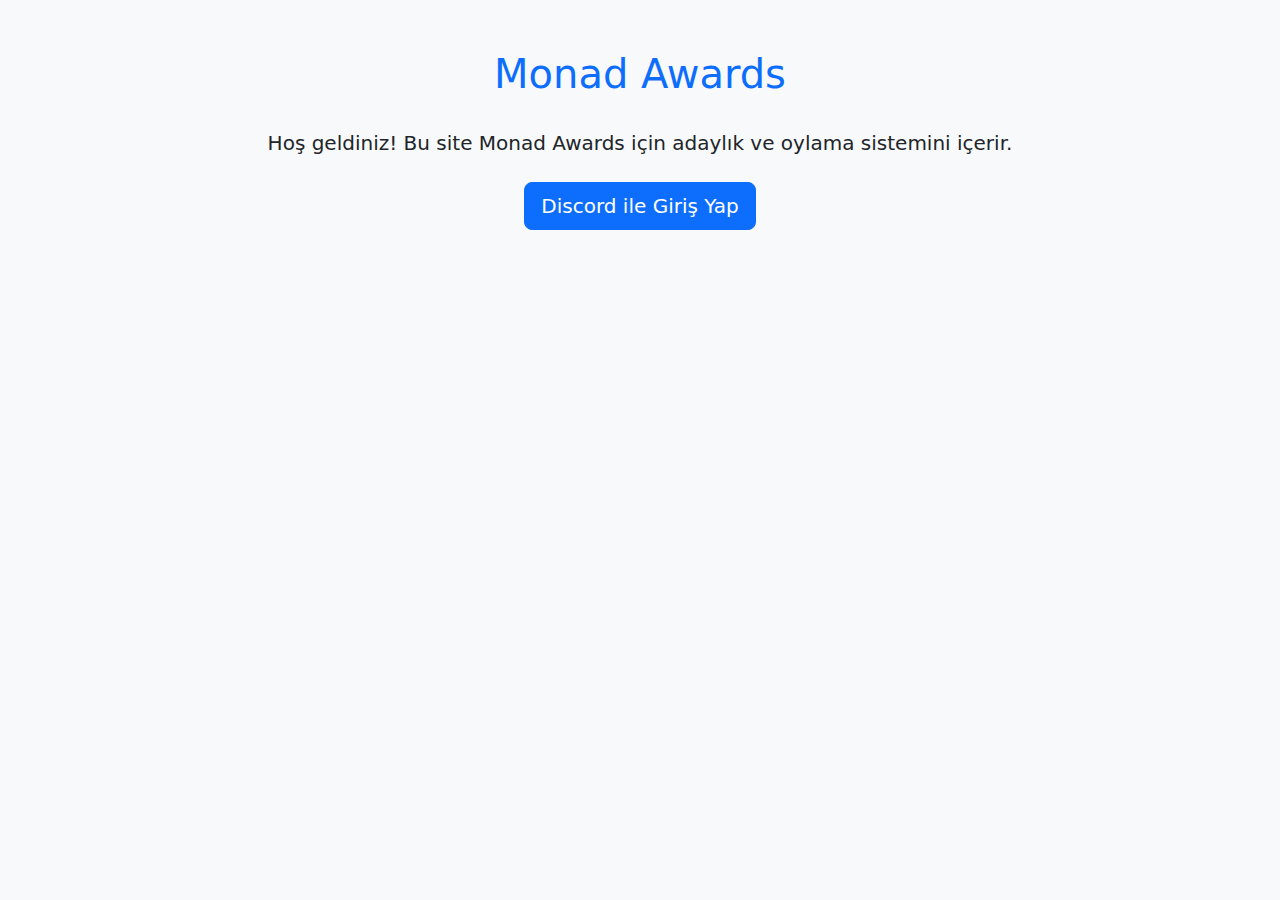
<file: templates/index.html>
<!DOCTYPE html>
<html lang="tr">
<head>
    <meta charset="UTF-8">
    <meta name="viewport" content="width=device-width, initial-scale=1.0">
    <title>Monad Awards</title>
    <link href="https://cdn.jsdelivr.net/npm/bootstrap@5.3.0/dist/css/bootstrap.min.css" rel="stylesheet">
    <style>
        body {
            background-color: #f8f9fa;
        }
        .container {
            max-width: 800px;
            margin: 50px auto;
            text-align: center;
        }
        h1 {
            color: #0d6efd;
            margin-bottom: 30px;
        }
    </style>
</head>
<body>
    <div class="container">
        <h1>Monad Awards</h1>
        <p class="lead">Hoş geldiniz! Bu site Monad Awards için adaylık ve oylama sistemini içerir.</p>
        <div class="mt-4">
            <a href="/discord/login" class="btn btn-primary btn-lg">Discord ile Giriş Yap</a>
        </div>
    </div>
    <script src="https://cdn.jsdelivr.net/npm/bootstrap@5.3.0/dist/js/bootstrap.bundle.min.js"></script>
</body>
</html>
</file>
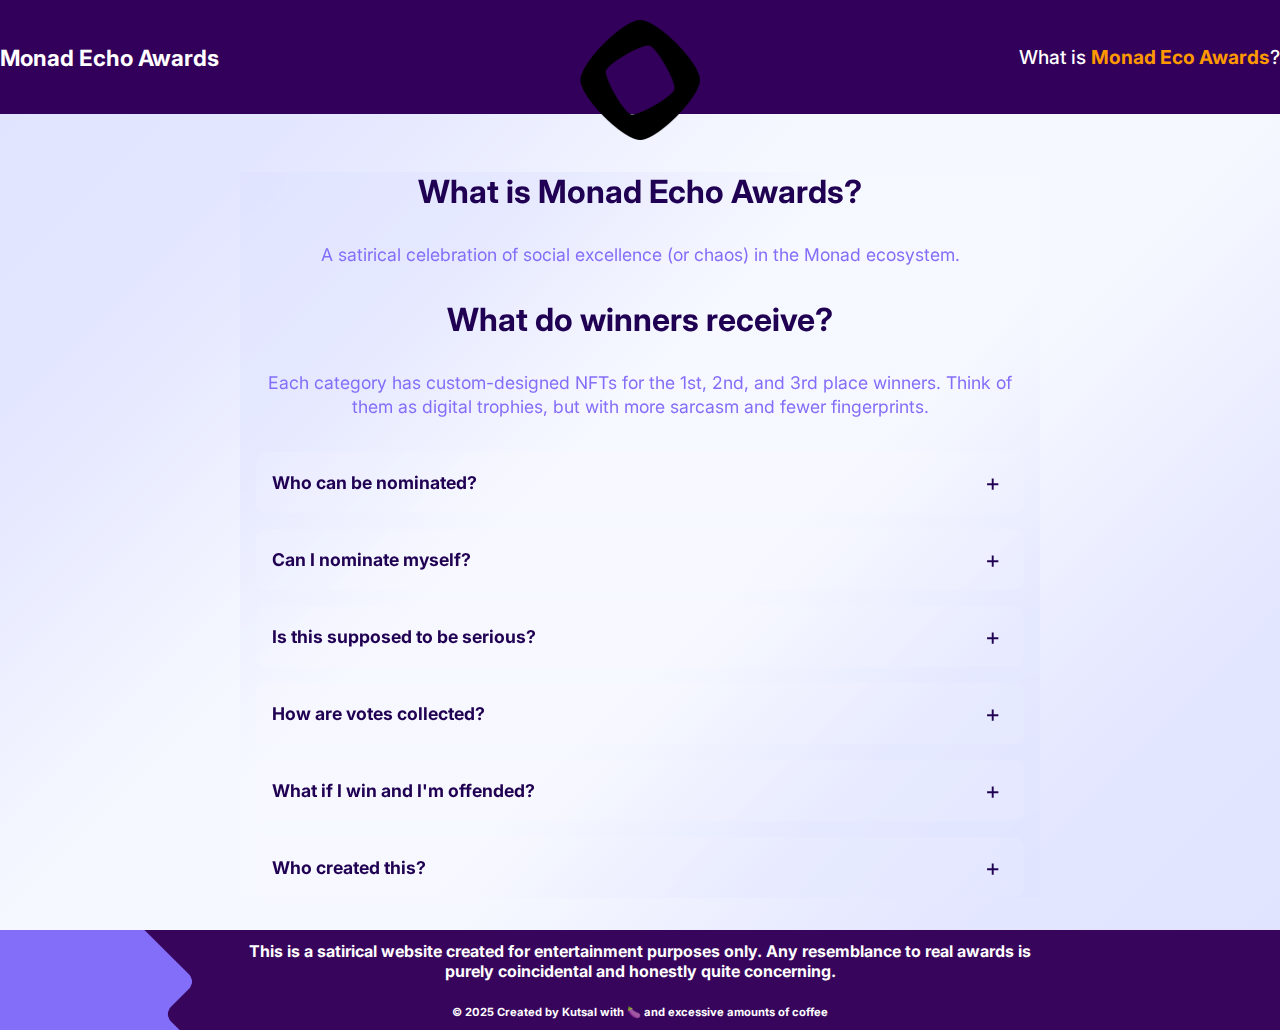
<file: faq.html>
<!DOCTYPE html>
<html lang="en">
<head>
    <meta charset="UTF-8">
    <meta name="viewport" content="width=device-width, initial-scale=1.0">
    <title>FAQ - Monad Echo Awards</title>
    <link rel="stylesheet" href="styles.css">
</head>
<body>
    <header>
        <nav>
            <div class="site-title">Monad Echo Awards</div>
            <div class="logo">
                <a href="index.html">
                    <img src="logo.png" alt="Monad Echo Awards Logo">
                </a>
            </div>
            <div class="nav-links">
                <a href="faq.html">What is <span class="highlight">Monad Eco Awards</span>?</a>
            </div>
        </nav>
    </header>

    
    <main class="faq-container">
        <h1>What is Monad Echo Awards?</h1>
        <p class="faq-intro-text">A satirical celebration of social excellence (or chaos) in the Monad ecosystem.</p>
        
        <h1>What do winners receive?</h1>
        <p class="faq-intro-text">Each category has custom-designed NFTs for the 1st, 2nd, and 3rd place winners. Think of them as digital trophies, but with more sarcasm and fewer fingerprints.</p>
        
        <div class="faq-list">
            <div class="faq-item">
                <div class="faq-question">
                    <h2>Who can be nominated?</h2>
                    <button class="toggle-btn">+</button>
                </div>
                <div class="faq-answer">
                    <p>Anyone with a public X (formerly Twitter) account and a footprint in the Monad ecosystem. Yes, even you. Especially you.</p>
                </div>
            </div>

            <div class="faq-item">
                <div class="faq-question">
                    <h2>Can I nominate myself?</h2>
                    <button class="toggle-btn">+</button>
                </div>
                <div class="faq-answer">
                    <p>Absolutely! Self-awareness is the first step to winning a Monad Echo Award. Just remember, the more seriously you take it, the funnier it becomes.</p>
                </div>
            </div>

            <div class="faq-item">
                <div class="faq-question">
                    <h2>Is this supposed to be serious?</h2>
                    <button class="toggle-btn">+</button>
                </div>
                <div class="faq-answer">
                    <p>Absolutely not.</p>
                    <p>It's satire, baby. This is a playful roast, not a personal attack. We punch with memes, not malice.</p>
                    <p>If you're nominated, congrats — you made an impression.</p>
                </div>
            </div>

            <div class="faq-item">
                <div class="faq-question">
                    <h2>How are votes collected?</h2>
                    <button class="toggle-btn">+</button>
                </div>
                <div class="faq-answer">
                    <p>Via Google Forms — no KYC, no gas fees, no DAO drama. Just raw community opinions, one roast at a time.</p>
                </div>
            </div>

            <div class="faq-item">
                <div class="faq-question">
                    <h2>What if I win and I'm offended?</h2>
                    <button class="toggle-btn">+</button>
                </div>
                <div class="faq-answer">
                    <p>That's the spirit!</p>
                    <p>The Monad Echo Awards are like roast battles: if you're being talked about, you're already winning.</p>
                    <p>Take the NFT, hang it on your digital fridge, and enjoy the clout storm.</p>
                </div>
            </div>

            <div class="faq-item">
                <div class="faq-question">
                    <h2>Who created this?</h2>
                    <button class="toggle-btn">+</button>
                </div>
                <div class="faq-answer">
                    <p>Some internet gremlins with too much time, a bit of design talent, and a deep love/hate relationship with crypto culture.</p>
                </div>
            </div>
        </div>
    </main>

    <footer>
        <div class="disclaimer">
            <p>This is a satirical website created for entertainment purposes only. Any resemblance to real awards is purely coincidental and honestly quite concerning.</p>
            <p>© 2025 Created by Kutsal with 🍆 and excessive amounts of coffee</p>
        </div>
    </footer>

    <script>
        // FAQ toggle functionality
        document.querySelectorAll('.toggle-btn').forEach(button => {
            button.addEventListener('click', () => {
                const faqItem = button.closest('.faq-item');
                const answer = faqItem.querySelector('.faq-answer');
                
                // Toggle answer visibility
                answer.style.display = answer.style.display === 'block' ? 'none' : 'block';
                
                // Toggle button text
                button.textContent = button.textContent === '+' ? '−' : '+';
            });
        });
    </script>
</body>
</html>
</file>
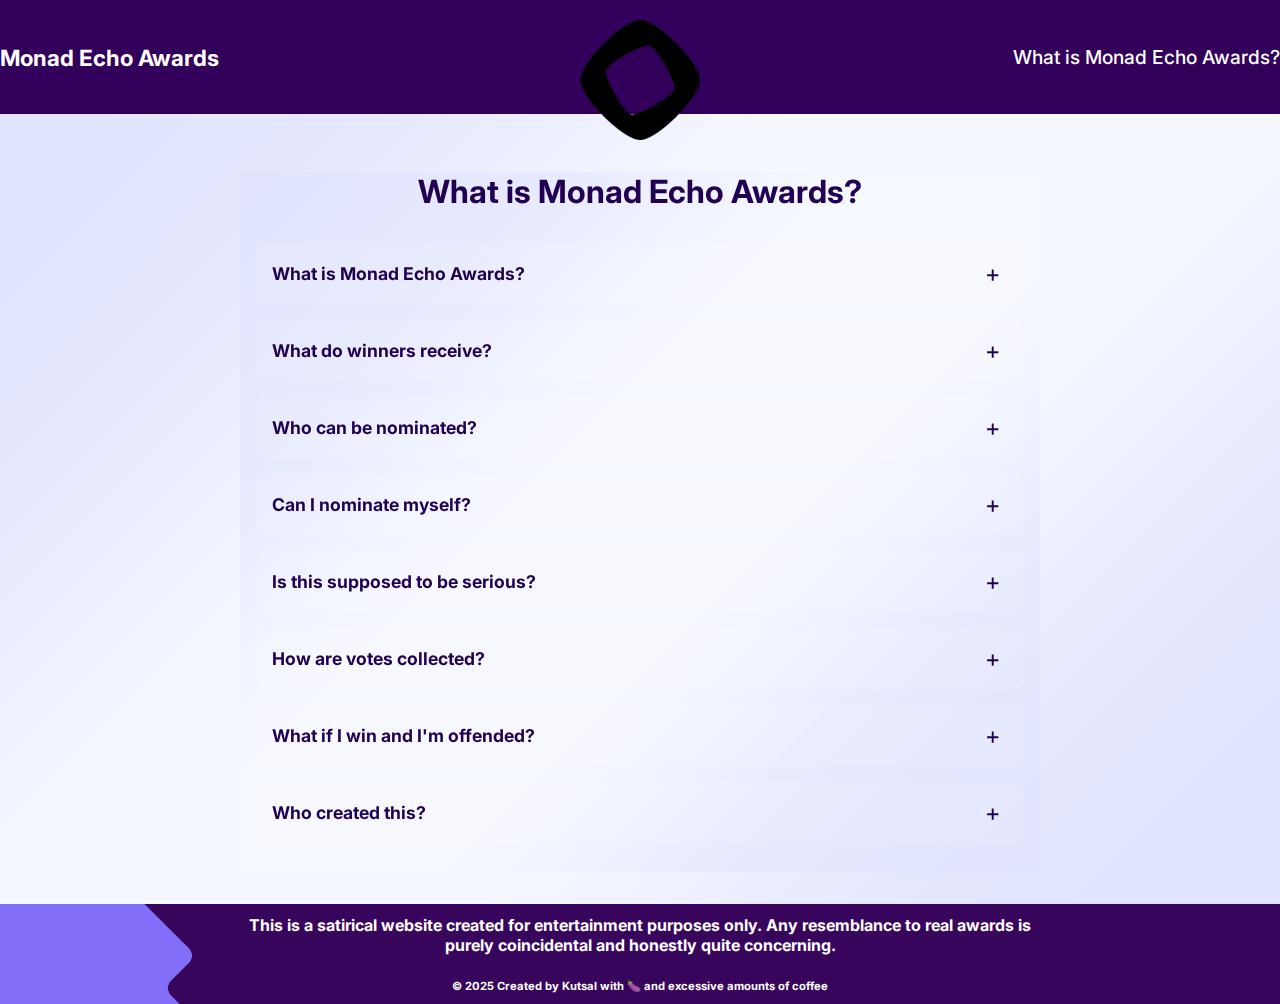
<file: gallery.html>
<!DOCTYPE html>
<html lang="en">
<head>
    <meta charset="UTF-8">
    <meta name="viewport" content="width=device-width, initial-scale=1.0">
    <title>FAQ - Monad Echo Awards</title>
    <link rel="stylesheet" href="styles.css">
</head>
<body>
    <header>
        <nav>
            <div class="site-title">Monad Echo Awards</div>
            <div class="logo">
                <a href="index.html">
                    <img src="logo.png" alt="Monad Echo Awards Logo">
                </a>
            </div>
            <div class="nav-links">
                <a href="gallery.html">What is Monad Echo Awards?</a>
            </div>
        </nav>
    </header>

    <main class="faq-container">
        <h1>What is Monad Echo Awards?</h1>
        
        <div class="faq-list">
            <div class="faq-item">
                <div class="faq-question">
                    <h2>What is Monad Echo Awards?</h2>
                    <button class="toggle-btn">+</button>
                </div>
                <div class="faq-answer">
                    <p>A satirical celebration of social excellence (or chaos) in the Monad ecosystem.</p>
                    <p>From serial selfie sharers to DM whisperers, we honor the profiles that shaped our feeds, whether we asked for it or not.</p>
                </div>
            </div>

            <div class="faq-item">
                <div class="faq-question">
                    <h2>What do winners receive?</h2>
                    <button class="toggle-btn">+</button>
                </div>
                <div class="faq-answer">
                    <p>Each category has custom-designed NFTs for the 1st, 2nd, and 3rd place winners.</p>
                    <p>Think of them as digital trophies, but with more sarcasm and fewer fingerprints.</p>
                </div>
            </div>

            <div class="faq-item">
                <div class="faq-question">
                    <h2>Who can be nominated?</h2>
                    <button class="toggle-btn">+</button>
                </div>
                <div class="faq-answer">
                    <p>Anyone with a public X (formerly Twitter) account and a footprint in the Monad ecosystem. Yes, even you. Especially you.</p>
                </div>
            </div>

            <div class="faq-item">
                <div class="faq-question">
                    <h2>Can I nominate myself?</h2>
                    <button class="toggle-btn">+</button>
                </div>
                <div class="faq-answer">
                    <p>Absolutely! Self-awareness is the first step to winning a Monad Echo Award. Just remember, the more seriously you take it, the funnier it becomes.</p>
                </div>
            </div>

            <div class="faq-item">
                <div class="faq-question">
                    <h2>Is this supposed to be serious?</h2>
                    <button class="toggle-btn">+</button>
                </div>
                <div class="faq-answer">
                    <p>Absolutely not.</p>
                    <p>It's satire, baby. This is a playful roast, not a personal attack. We punch with memes, not malice.</p>
                    <p>If you're nominated, congrats — you made an impression.</p>
                </div>
            </div>

            <div class="faq-item">
                <div class="faq-question">
                    <h2>How are votes collected?</h2>
                    <button class="toggle-btn">+</button>
                </div>
                <div class="faq-answer">
                    <p>Via Google Forms — no KYC, no gas fees, no DAO drama.</p>
                    <p>Just raw community opinions, one roast at a time.</p>
                </div>
            </div>

            <div class="faq-item">
                <div class="faq-question">
                    <h2>What if I win and I'm offended?</h2>
                    <button class="toggle-btn">+</button>
                </div>
                <div class="faq-answer">
                    <p>That's the spirit!</p>
                    <p>The Monad Echo Awards are like roast battles: if you're being talked about, you're already winning.</p>
                    <p>Take the NFT, hang it on your digital fridge, and enjoy the clout storm.</p>
                </div>
            </div>

            <div class="faq-item">
                <div class="faq-question">
                    <h2>Who created this?</h2>
                    <button class="toggle-btn">+</button>
                </div>
                <div class="faq-answer">
                    <p>Some internet gremlins with too much time, a bit of design talent, and a deep love/hate relationship with crypto culture.</p>
                </div>
            </div>
        </div>
    </main>

    <footer>
        <div class="disclaimer">
            <p>This is a satirical website created for entertainment purposes only. Any resemblance to real awards is purely coincidental and honestly quite concerning.</p>
            <p>© 2025 Created by Kutsal with 🍆 and excessive amounts of coffee</p>
        </div>
    </footer>

    <script>
        // Sayfa yenilendiğinde index.html'e yönlendir
        window.onbeforeunload = function() {
            window.setTimeout(function() {
                window.location = 'index.html';
            }, 0);
        };

        // FAQ toggle functionality
        document.querySelectorAll('.toggle-btn').forEach(button => {
            button.addEventListener('click', () => {
                const faqItem = button.closest('.faq-item');
                const answer = faqItem.querySelector('.faq-answer');
                
                // Toggle answer visibility
                answer.style.display = answer.style.display === 'block' ? 'none' : 'block';
                
                // Toggle button text
                button.textContent = button.textContent === '+' ? '−' : '+';
            });
        });
    </script>
</body>
</html>
</file>
<file: styles.css>
/* Inter fontunu import edelim */
@import url('https://fonts.googleapis.com/css2?family=Inter:wght@400;500;600;700&display=swap');

:root {
    --primary-purple: #836EF9;    /* Ana mor ton - butonlar, başlıklar vs. */
    --dark-purple: #FFC300;       /* Koyu mor - header, footer, kartlar */
    --black: #0E100F;             /* Arka plan siyahı */
    --white: #FBFAF9;             /* Beyaz - yazılar */
}

* {
    margin: 0;
    padding: 0;
    box-sizing: border-box;
}

body {
    font-family: 'Inter', sans-serif;
    padding-top: 140px;
    background: linear-gradient(135deg, 
        #e0e3ff 0%,    /* Başlangıç: koyu */
        #e4e7ff 20%,   /* Koyu */
        #f6f8ff 40%,   /* Açık */
        #f6f8ff 60%,   /* Açık devam */
        #e4e7ff 80%,   /* Tekrar koyu */
        #e0e3ff 100%   /* Bitiş: koyu */
    );
    color: var(--black);
    min-height: 100vh;
}

/* Gradient'in daha smooth görünmesi için */
main {
    background: linear-gradient(135deg,
        rgba(224, 227, 255, 0.8) 0%,    /* Başlangıç: koyu */
        rgba(228, 231, 255, 0.8) 20%,   /* Koyu */
        rgba(246, 248, 255, 0.8) 40%,   /* Açık */
        rgba(246, 248, 255, 0.8) 60%,   /* Açık devam */
        rgba(228, 231, 255, 0.8) 80%,   /* Tekrar koyu */
        rgba(224, 227, 255, 0.8) 100%   /* Bitiş: koyu */
    );
    backdrop-filter: blur(20px);
    min-height: calc(100vh - 200px);
}

header {
    background: #32005a;
    padding: -0.4rem 2rem;
    position: fixed;
    width: 100%;
    left: 0;
    transform: none;
    top: 0;
    z-index: 1000;
    border-bottom: none;
}

footer {
    background: url('images/footer.png') calc(5% - 135px) calc(100% + 68px)/cover no-repeat, #38055c;
    padding: 0.7rem 2rem;
    backdrop-filter: blur(10px);
    -webkit-backdrop-filter: blur(10px);
    text-align: center;
    display: grid;
    grid-template-columns: 1fr auto 1fr;
    align-items: center;
    position: relative;
}

.footer-logo-wrapper {
    grid-column: 1;
    justify-self: start;
    display: flex;
    align-items: center;
    height: 100%;
    padding-left: 96px;
}

.footer-logo {
    height: 148px;
    width: auto;
    margin: 0;
    display: block;
}

.disclaimer {
    grid-column: 2;
    justify-self: center;
    width: 100%;
    max-width: 800px;
    margin-left: auto;
    margin-right: auto;
    font-size: 1.2rem;
    color: #fff;
    font-weight: bold;
    text-align: center;
    display: flex;
    flex-direction: column;
    justify-content: center;
    align-items: center;
    gap: 0.5rem;
}

.disclaimer p {
    margin-bottom: 0;
    color: #fff;
    text-align: center;
}

.disclaimer p:first-child {
    font-size: 1rem;
    text-align: center;
}

.disclaimer p:last-child {
    font-size: 1.2rem;
    text-align: center;
}

nav {
    max-width: 1400px;
    margin: 0 auto;
    display: grid;
    grid-template-columns: 1fr auto 1fr;
    align-items: center;
    gap: 2rem;
}

.site-title {
    color: #fff;
    font-family: 'Inter', sans-serif;
    font-size: 1.4rem;
    font-weight: bold;
    justify-self: start;
}

.logo {
    display: flex;
    justify-content: center;
    align-items: flex-end;
}

.logo img {
    height: 120px;
    width: auto;
    margin-top: 20px;
    margin-bottom: -30px;
    z-index: 10;
}

.logo a {
    display: block;
    transition: opacity 0.3s ease;
}

.logo a:hover {
    opacity: 0.8;
}

.nav-links {
    justify-self: end;
}

.nav-links a {
    color: #fff;
    font-family: 'Inter', sans-serif;
    text-decoration: none;
    font-size: 1.2rem;
    font-weight: 500;
    transition: opacity 0.3s ease;
}

.nav-links a .highlight {
    color: #ff9900;
    font-weight: bold;
}

.nav-links a:hover {
    opacity: 0.8;
}

.hero {
    padding-top: 1rem;
    min-height: 20vh;      /* 30vh'den 20vh'ye düşürüldü */
    display: flex;
    flex-direction: column;
    justify-content: flex-start;
    align-items: center;
    text-align: center;
    margin-bottom: 0;      /* 1rem'den 0'a düşürüldü */
}

.hero h2 {
    font-size: 2.5rem;
    color: #200052;
    margin-bottom: 1rem;
}

.hero p {
    font-size: 1.6rem;
    font-weight: bold;
    margin-bottom: 1rem;
    color: var(--primary-purple);
}

.hero small {
    color: var(--primary-purple);
    font-style: italic;
    margin-top: 0;
    font-size: 1.2rem;
}

.intro-text {
    text-align: center;
    padding: 0.5rem;      /* 1rem 2rem'den 0.5rem'e düşürüldü */
    margin-bottom: 0.5rem; /* 1rem'den 0.5rem'e düşürüldü */
}

.intro-text p {
    font-size: 1.2rem;
    color: var(--primary-purple);
    max-width: 800px;
    margin: 0 auto;
    line-height: 1.4;
    font-weight: bold;
}

footer {
    text-align: center;
}

.disclaimer {
    max-width: 800px;
    margin: 0 auto;
    font-size: 0.8rem;  /* Bir numara küçültüldü */
    color: #000;        /* Siyah renk */
    font-weight: bold;  /* Bold yapıldı */
}

.disclaimer p {
    margin-bottom: 1rem;
}

/* Son paragraf için özel stil */
.disclaimer p:last-child {
    margin-bottom: 0;
    font-size: 0.7rem;  /* Copyright metni biraz daha küçük */
}

/* Yeni grid stili */
.recent-winners {
    max-width: 1200px;
    margin: 2rem auto;
    padding: 0 2rem;
}

.winners-grid {
    display: grid;
    grid-template-columns: repeat(auto-fit, minmax(300px, 1fr));
    gap: 2rem;
    margin-top: 2rem;
}

.winner-card {
    background-color: var(--dark-purple);
    border-radius: 10px;
    padding: 1.5rem;
    transition: transform 0.3s ease;
}

.winner-card:hover {
    /* transform: translateY(-5px); */
}

/* Nominate page styles */
.nominate-section {
    max-width: 800px;
    margin: 2rem auto;
    padding: 2rem;
}

.nominate-section h1 {
    color: #200052;
    text-align: center;
    margin-bottom: 1rem;
    font-size: 2.5rem;
    font-weight: bold;
}

.nomination-form {
    background-color: var(--dark-purple);
    padding: 2rem;
    border-radius: 10px;
}

.form-group {
    margin-bottom: 1.5rem;
}

.form-group label {
    display: block;
    margin-bottom: 0.5rem;
    color: var(--white);
    font-size: 1.1rem;
    font-weight: bold;
}

.form-group input,
.form-group select,
.form-group textarea {
    width: 100%;
    padding: 0.8rem;
    border: 2px solid #836EF9;  /* Border rengi mor yapıldı */
    border-radius: 5px;
    font-size: 1rem;
    background: #FBFAF9;
    color: #000;
}

/* Hover ve focus durumları için */
.form-group input:hover,
.form-group textarea:hover,
.form-group input:focus,
.form-group textarea:focus {
    background: #FBFAF9;
    outline: none;
    border-color: #836EF9;  /* Border rengi mor yapıldı */
}

.form-group small {
    display: block;
    margin-top: 0.5rem;
    color: var(--primary-purple);
    font-style: italic;
}

.submit-button {
    background-color: #200052;  /* Koyu mor */
    color: var(--white);
    border: none;
    padding: 1rem 2rem;
    border-radius: 25px;
    font-size: 1.1rem;
    font-weight: bold;
    cursor: pointer;
    transition: background-color 0.3s ease;
    width: 100%;
}

.submit-button:hover {
    background-color: #836EF9;  /* Açık mor */
    color: var(--white);
}

/* Form validation styles */
.nomination-form input:invalid,
.nomination-form select:invalid {
    border-color: #ff4646;
}

.nomination-form input:valid,
.nomination-form select:valid {
    border-color: #46ff7a;
}

/* Responsive adjustments */
@media (max-width: 768px) {
    .nominate-section {
        padding: 1rem;
    }
    
    .nomination-form {
        padding: 1rem;
    }

    .site-title {
        font-size: 0.8rem;
    }
}

/* Categories page styles */
.categories {
    max-width: 1200px;
    margin: 2rem auto;
    padding: 2rem;
    display: flex;           /* Flex container yapıyoruz */
    flex-direction: column;  /* Dikey yönde sıralama */
    align-items: center;     /* Yatayda ortala */
}

.categories h1 {
    color: #200052;
    text-align: center;
    margin-bottom: 1rem;
    font-size: 2.5rem;
    font-weight: bold;
}

.categories .description {
    max-width: 800px;
    margin: 0 auto 3rem;
    text-align: center;
    color: var(--white);
    opacity: 0.9;
    line-height: 1.6;
}

.categories .description p {
    margin-bottom: 1rem;
    font-size: 1rem;
    font-style: italic;
    color: var(--primary-purple);
}
/* Ana grid container */
.categories-grid {
    display: grid;
    grid-template-columns: repeat(4, 1fr);
    gap: 1.5rem;
    padding: 0 2rem;
    margin: 0.5rem auto;
    max-width: 1200px;
}

/* Yeni card stili */
.award-card {
    background: url('images/bg.png') center center/cover no-repeat;
    padding: 1.2rem;
    border-radius: 18px;
    text-align: center;
    transition: transform 0.35s cubic-bezier(0.22, 1, 0.36, 1), box-shadow 0.3s;
    min-height: 320px;
    display: flex;
    flex-direction: column;
    justify-content: flex-start;
    align-items: center;
    box-shadow: 0 6px 32px 0 rgba(32,0,82,0.18);
}

.award-card:hover {
    transform: scale(1.07);
    box-shadow: 0 16px 48px 0 rgba(32,0,82,0.32);
}

.award-card .category-emoji {
    font-size: 2rem;
    margin-bottom: 0.5rem;
}

.award-card h2 {
    color: #200052;
    font-size: 1.4rem;
    margin-bottom: 0.5rem;
    font-weight: bold;
    min-height: 2.8rem;
    display: flex;
    align-items: flex-end;
    justify-content: center;
}

.award-card p {
    color: var(--black);
    font-size: 0.8rem;
    line-height: 1.2;
}

.award-image {
    width: 210px;
    height: 140px;
    object-fit: contain;
    margin: 1rem auto 1rem auto;
    display: block;
}

/* Responsive düzenlemeler */
@media (max-width: 1024px) {
    .categories-grid {
        grid-template-columns: repeat(3, 1fr);
    }
}

@media (max-width: 768px) {
    .categories-grid {
        grid-template-columns: repeat(2, 1fr);
        gap: 1rem;
        padding: 0 1rem;
    }
}

@media (max-width: 480px) {
    .categories-grid {
        grid-template-columns: repeat(1, 1fr);
    }
}

/* Gallery page styles -> FAQ page styles */
.faq-container {
    max-width: 800px;
    margin: 2rem auto;
    padding: 0 1rem;
}

.faq-container h1 {
    color: #200052;
    text-align: center;
    margin-bottom: 2rem;
}

.faq-list {
    display: flex;
    flex-direction: column;
    gap: 1rem;
}

.faq-item {
    background: rgba(255, 255, 255, 0.1);
    border-radius: 10px;
    overflow: hidden;
}

.faq-question {
    display: flex;
    justify-content: space-between;
    align-items: center;
    padding: 1rem;
    cursor: pointer;
}

.faq-question h2 {
    margin: 0;
    font-size: 1.1rem;
    color: #200052;
}

.toggle-btn {
    background: none;
    border: none;
    color: #200052;
    font-size: 1.5rem;
    cursor: pointer;
    padding: 0 0.5rem;
}

.faq-answer {
    display: none;
    padding: 0 1rem 1rem;
    color: var(--primary-purple);  /* #836EF9 - açık mor */
    line-height: 1.4;
}

/* Responsive adjustments */
@media (max-width: 768px) {
    .faq-container {
        margin: 1rem auto;
    }
    
    .faq-question h2 {
        font-size: 1rem;
    }
}

/* Normal logo stili aynı kalacak */
.logo {
    display: flex;
    justify-content: center;
}

/* Ana başlıklar için ortak stil */
.page-title {
    color: #200052;
    text-align: center;
    margin-bottom: 1rem;
    font-size: 2.5rem;
    font-weight: bold;
}

.page-subtitle {
    text-align: center;
    color: var(--white);
    font-size: 1.1rem;
    margin-bottom: 3rem;
    opacity: 0.9;
}

/* Tüm başlıklar için */
h1, h2, h3, h4, h5, h6 {
    font-family: 'Inter', sans-serif;
}

/* Form elementleri için */
input, select, textarea, button {
    font-family: 'Inter', sans-serif;
}

/* Paragraflar ve diğer metin elementleri için */
p, span, a, label, small {
    font-family: 'Inter', sans-serif;
}

/* Categories bölümü için stiller artık index.html'de kullanılacak */
#categories {
    padding-top: 0.5rem;  /* 1rem'den 0.5rem'e düşürüldü */
}

#categories h1 {
    font-size: 4rem;
    color: #200052;
    margin-bottom: 1rem;
    text-align: center;
}

#categories > p {
    text-align: center;
    color: var(--primary-purple);
    font-size: 1.6rem;
    font-weight: bold;
    margin-bottom: 0.5rem;
}

#categories small {
    display: block;
    text-align: center;
    color: var(--primary-purple);
    font-style: italic;
    margin-bottom: 1rem;
    font-size: 1.2rem;
}

.categories-title {
    font-size: 2rem;       /* 2.5rem'den 2rem'e düşürüldü */
    color: #200052;
    margin-top: 0;
    margin-bottom: 0.5rem;
    text-align: center;
}

.categories-description {
    font-size: 1rem;
    color: var(--primary-purple);
    text-align: center;
    max-width: 800px;
    margin: -1rem auto 1rem;
    line-height: 1.4;
    font-style: normal;
}

/* Responsive için de güncelleyelim */
@media (max-width: 768px) {
    .categories-title {
        font-size: 1.8rem;  /* Mobilde daha küçük */
    }
}

/* Pop-up styles */
.popup-overlay {
    display: none;
    position: fixed;
    top: 0;
    left: 0;
    width: 100%;
    height: 100%;
    background: rgba(0, 0, 0, 0.7);
    z-index: 1000;
    justify-content: center;
    align-items: center;
}

.popup-content {
    background: #FFC300;  /* Turuncu renk güncellendi */
    padding: 2rem;
    border-radius: 15px;
    width: 90%;
    max-width: 500px;
    position: relative;
}

.close-popup {
    position: absolute;
    top: 1rem;
    right: 1rem;
    background: none;
    border: none;
    font-size: 1.5rem;
    cursor: pointer;
    color: #200052;
}

.popup-content h2,
.form-group label {
    color: #000;  /* Siyah renk */
}

.popup-content h2 {
    color: #200052;
    margin-bottom: 1.5rem;
    text-align: center;
    line-height: 1.4;  /* Satır aralığını artır */
}

.popup-content h2 .category-name {
    display: block;  /* Yeni satıra geçmesi için */
    margin-top: 0.5rem;  /* Üstten boşluk */
    font-size: 1.2em;  /* Biraz daha büyük */
}

/* Form styles */
.nomination-form {
    display: flex;
    flex-direction: column;
    gap: 1rem;
}

.form-group {
    margin-bottom: 1rem;
}

.form-group label {
    display: block;
    margin-bottom: 0.5rem;
    color: #200052;
    font-weight: bold;
}

.form-group input,
.form-group textarea {
    width: 100%;
    padding: 0.8rem;
    border: 2px solid #836EF9;  /* Border rengi mor yapıldı */
    border-radius: 5px;
    font-size: 1rem;
    background: #FBFAF9;
    color: #000;
}

/* Hover ve focus durumları için */
.form-group input:hover,
.form-group textarea:hover,
.form-group input:focus,
.form-group textarea:focus {
    background: #FBFAF9;
    outline: none;
    border-color: #836EF9;  /* Border rengi mor yapıldı */
}

.form-group small {
    display: block;
    margin-top: 0.5rem;
    color: var(--primary-purple);
    font-style: italic;
}

.submit-button {
    background-color: #200052;  /* Koyu mor */
    color: var(--white);
    border: none;
    padding: 1rem 2rem;
    border-radius: 25px;
    font-size: 1.1rem;
    font-weight: bold;
    cursor: pointer;
    transition: background-color 0.3s ease;
    width: 100%;
}

.submit-button:hover {
    background-color: #836EF9;  /* Açık mor */
    color: var(--white);
}

/* FAQ Styles */
.faq-container {
    /* Mevcut stiller kalacak */
}

/* Kullanılmayan kategori hint ve buton stilleri */
.category-hint {
    /* Bu stil bloklarını silelim */
}

/* Kullanılmayan chart container stilleri */
.chart-container,
.vote-inputs,
.vote-input {
    /* Bu stil bloklarını silelim */
}

/* FAQ header paragraflarının rengini değiştirelim */
.faq-container > p {
    color: var(--primary-purple);  /* #836EF9 - açık mor */
    text-align: center;
    margin-bottom: 2rem;  /* Biraz daha boşluk ekledim */
    font-size: 1.1rem;
    line-height: 1.4;
    max-width: 800px;  /* Maksimum genişlik */
    margin-left: auto;  /* Ortalamak için */
    margin-right: auto; /* Ortalamak için */
}

/* İlk paragraf için özel stil */
.faq-container > p:first-of-type {
    margin-top: 1rem;  /* Başlıktan sonra boşluk */
}

.faq-intro-text {
    color: var(--primary-purple);  /* #836EF9 - açık mor */
    text-align: center;
    margin-bottom: 2rem;
    font-size: 1.1rem;
    line-height: 1.4;
    max-width: 800px;
    margin-left: auto;
    margin-right: auto;
}

/* nominate-button stilini dosyanın en sonuna taşıyorum */
.nominate-button {
    display: flex;
    align-items: center;
    justify-content: center;
    gap: 0.7rem;
    padding: 0.66rem 2.6rem;
    border-radius: 16px;
    font-size: 1.1rem;
    font-weight: 600;
    color: #fff;
    background: #200052;
    border: 2px solid transparent;
    background-image: linear-gradient(#200052, #200052), linear-gradient(90deg, #ff9900, #ffd700, #ff9900);
    background-origin: border-box;
    background-clip: padding-box, border-box;
    box-shadow: 0 2px 8px 0 rgba(32,0,82,0.08);
    cursor: pointer;
    transition: background 0.3s, color 0.3s;
    margin-top: auto;
}

.button-icon {
    font-size: 1.3rem;
    font-weight: bold;
    display: flex;
    align-items: center;
}

@media (max-width: 600px) {
  footer {
    grid-template-columns: 1fr;
    padding: 0.7rem 0.5rem;
    row-gap: 1rem;
  }
  .footer-logo-wrapper {
    justify-content: center;
    padding-left: 0;
    margin-bottom: 0.5rem;
  }
  .footer-logo {
    height: 64px;
    margin: 0 auto;
  }
  .disclaimer {
    font-size: 0.95rem;
    padding: 0 0.5rem;
    max-width: 100%;
  }
}
</file>
